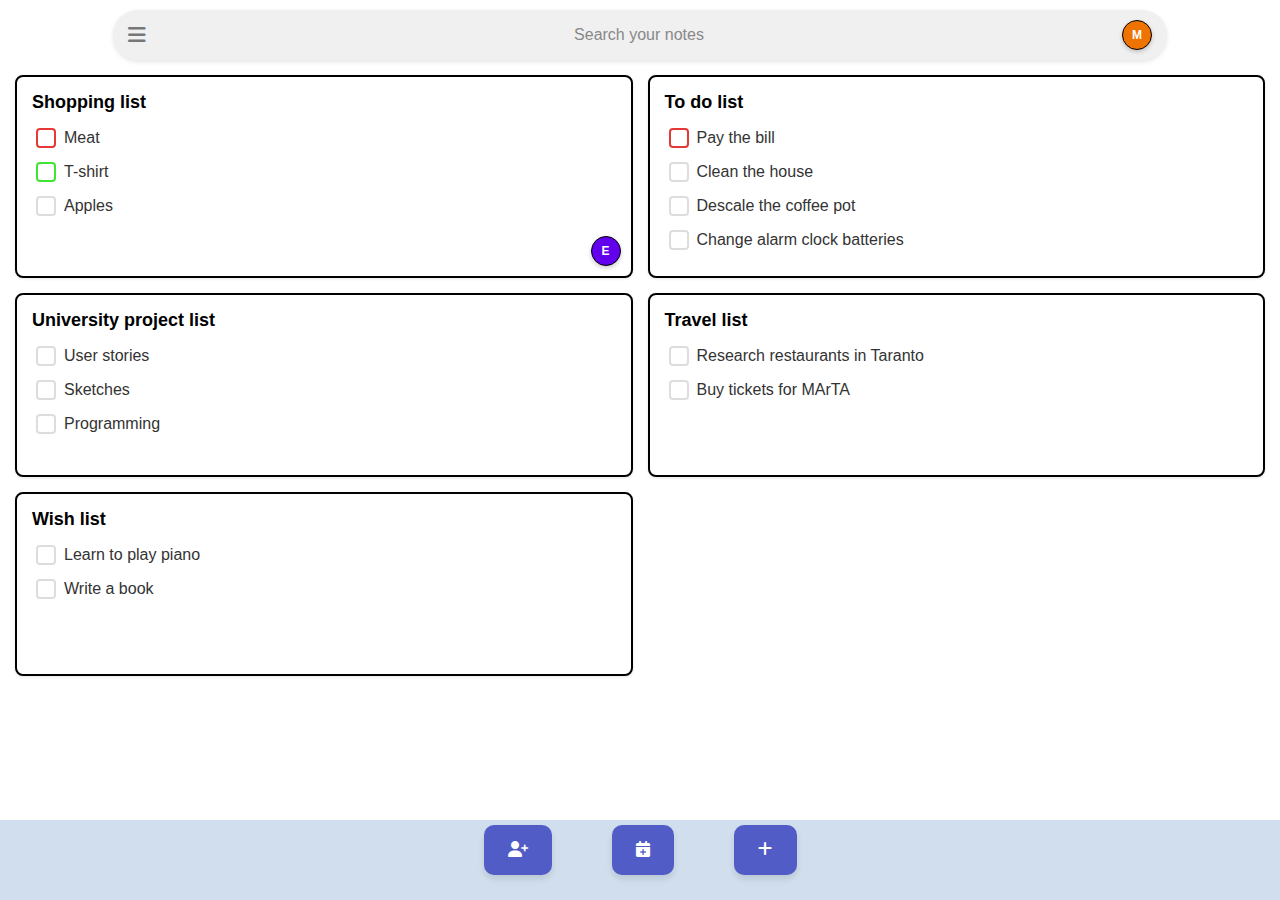
<file: index.html>
<!DOCTYPE html>
<html>

<head>
	<link rel="icon" href="./images/icon-512.png" type="image/png">
	<link rel="manifest" href="./manifest.json">
	<link rel="stylesheet" href="./stylesheets/index.css">
	<link rel="stylesheet" href="./stylesheets/buttons.css">
	<link rel="stylesheet" href="https://cdnjs.cloudflare.com/ajax/libs/font-awesome/6.5.0/css/all.min.css">
	<script src="./scripts/index.js"></script>
	<title>CoToDo</title>
	<meta name="mobile-web-app-capable" content="yes">
	<meta name="apple-mobile-web-app-capable" content="yes">
	<meta name="apple-mobile-web-app-status-bar-style" content="black-translucent">
	<meta name="theme-color" content="#000000">
	<meta name="viewport" content="width=device-width, initial-scale=1.0, maximum-scale=1.0, user-scalable=0" />
</head>

<body>
	<div class="wrapper">
		<div class="searchbar">
			<i class="fa-solid fa-bars"></i>
			<span class="search-text">Search your notes</span>
			<div class="account" onclick="window.location.href='profile.html'">
				<div class="account-avatar">M</div>
			</div>
		</div>
	</div>

	<div class="main-content">
		<div class="notes-container">
			<div class="note-card" onclick="window.location.href='list.html'">
				<h2>Shopping list</h2>
				<div class="task-item">
					<input type="checkbox" id="task1">
					<label for="task1">Meat</label>
				</div>
				<div class="task-item">
					<input type="checkbox" id="task2">
					<label for="task2">T-shirt</label>
				</div>
				<div class="task-item">
					<input type="checkbox" id="task3">
					<label for="task3">Apples</label>
				</div>
				<div class="collaborator">
					<div class="collaborator-avatar">E</div>
				</div>
			</div>
			
			<div class="note-card">
				<h2>To do list</h2>
				<div class="task-item">
					<input type="checkbox" id="task4">
					<label for="task4">Pay the bill</label>
				</div>
				<div class="task-item">
					<input type="checkbox" id="task5">
					<label for="task5">Clean the house</label>
				</div>
				<div class="task-item">
					<input type="checkbox" id="task6">
					<label for="task6">Descale the coffee pot</label>
				</div>
				<div class="task-item">
					<input type="checkbox" id="task7">
					<label for="task7">Change alarm clock batteries</label>
				</div>
			</div>

			<div class="note-card">
				<h2>University project list</h2>
				<div class="task-item">
					<input type="checkbox" id="task8">
					<label for="task8">User stories</label>
				</div>
				<div class="task-item">
					<input type="checkbox" id="task9">
					<label for="task9">Sketches</label>
				</div>
				<div class="task-item">
					<input type="checkbox" id="task10">
					<label for="task10">Programming</label>
				</div>
			</div>

			<div class="note-card">
				<h2>Travel list</h2>
				<div class="task-item">
					<input type="checkbox" id="task11">
					<label for="task11">Research restaurants in Taranto</label>
				</div>
				<div class="task-item">
					<input type="checkbox" id="task12">
					<label for="task12">Buy tickets for MArTA</label>
				</div>
			</div>

			<div class="note-card">
				<h2>Wish list</h2>
				<div class="task-item">
					<input type="checkbox" id="task13">
					<label for="task13">Learn to play piano</label>
				</div>
				<div class="task-item">
					<input type="checkbox" id="task14">
					<label for="task14">Write a book</label>
				</div>
			</div>
		</div>
	</div>

	<footer class="footer">
		<button id="add-user-button" onclick="window.location.href='friends.html'"><i class="fas fa-user-plus"></i></button>
		<button id="calendar-button" onclick="window.location.href='calendar.html'"><i class="fas fa-calendar-plus"></i></button>
		<button id="plus-button"><i class="fas fa-plus"></i></button>
	</footer>
</body>

</html>
</file>
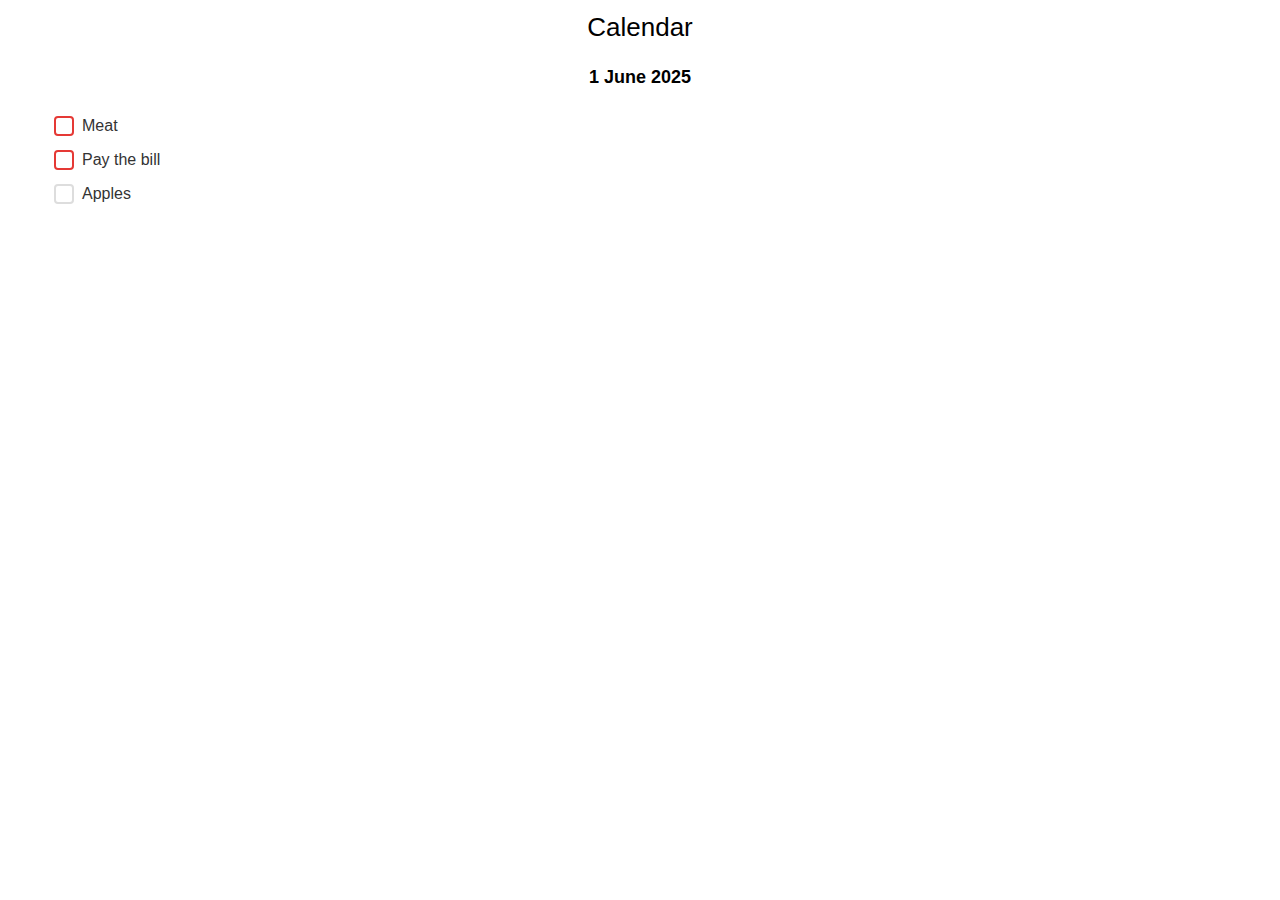
<file: calendar.html>
<!DOCTYPE html>
<html>

<head>
	<link rel="icon" href="./images/icon-512.png" type="image/png">
	<link rel="manifest" href="./manifest.json">
	<link rel="stylesheet" href="./stylesheets/calendar.css">
	<link rel="stylesheet" href="./stylesheets/buttons.css">
	<link rel="stylesheet" href="https://cdnjs.cloudflare.com/ajax/libs/font-awesome/6.5.0/css/all.min.css">
	<script src="./scripts/index.js"></script>
	<title>CoToDo</title>
	<meta name="mobile-web-app-capable" content="yes">
	<meta name="apple-mobile-web-app-capable" content="yes">
	<meta name="apple-mobile-web-app-status-bar-style" content="black-translucent">
	<meta name="theme-color" content="#000000">
	<meta name="viewport" content="width=device-width, initial-scale=1.0, maximum-scale=1.0, user-scalable=0" />
</head>

<body>
    <div class="wrapper">
		<div class="backto-index" onclick="window.location.href='index.html'"><i class="fa-solid fa-arrow-left"></i></div>
		<span class="calendar-text">Calendar</span>
    </div>

    <div class="main-content">
        <div class="calendar-container">
            <div class="calendar-header">
                <i class="fa-solid fa-angle-left"></i>
                <span class="month">1 June 2025</span>
                <i class="fa-solid fa-angle-right"></i>
            </div>
            <div class="todo-list">
                <div class="task-item">
					<input type="checkbox" id="task1">
					<label for="task1">Meat</label>
				</div>
				<div class="task-item">
					<input type="checkbox" id="task2">
					<label for="task2">Pay the bill</label>
				</div>
				<div class="task-item">
					<input type="checkbox" id="task3">
					<label for="task3">Apples</label>
				</div>
            </div>
        </div>
    </div>
</body>

</html>
</file>
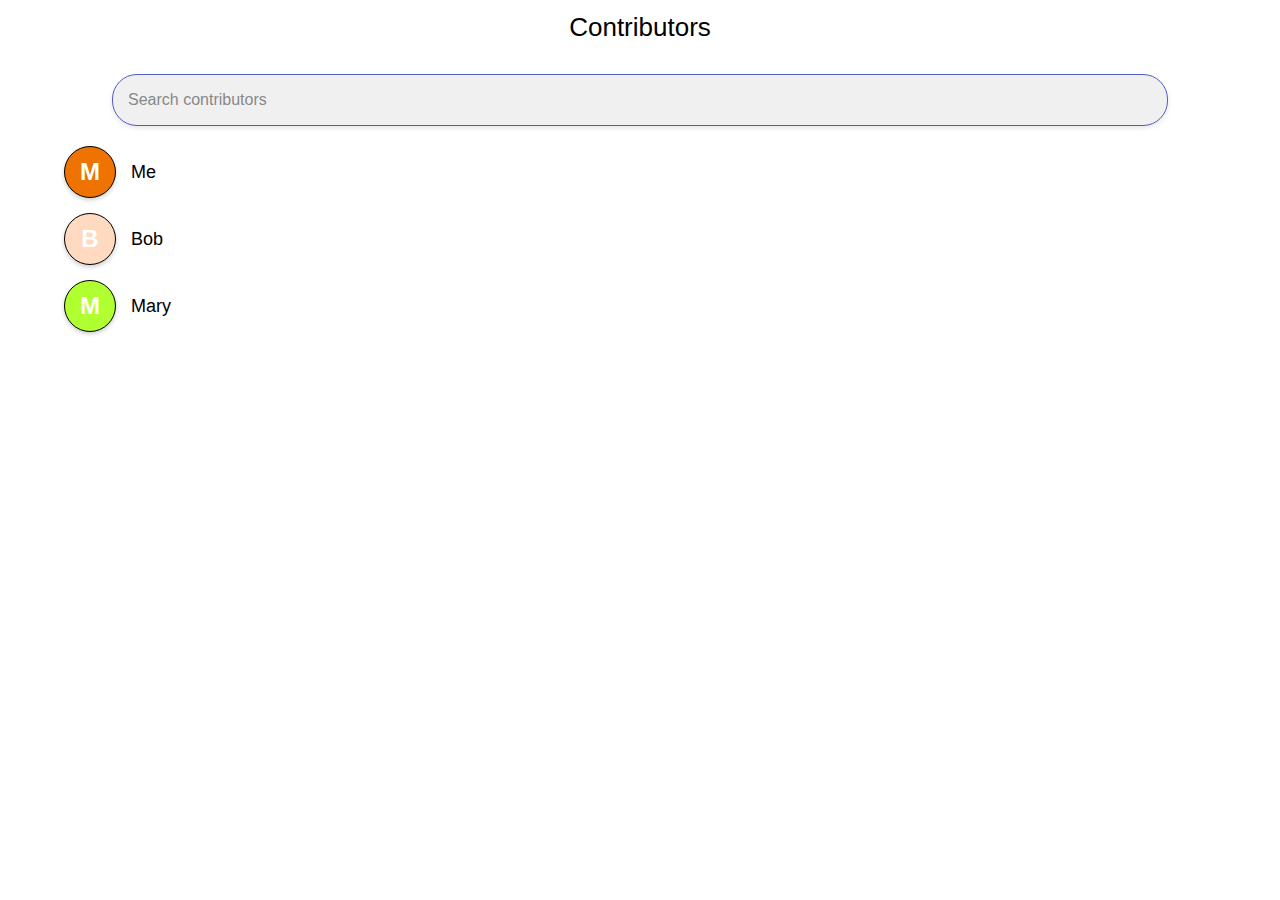
<file: contributors.html>
<!DOCTYPE html>
<html>

<head>
	<link rel="icon" href="./images/icon-512.png" type="image/png">
	<link rel="manifest" href="./manifest.json">
	<link rel="stylesheet" href="./stylesheets/contributors.css">
	<link rel="stylesheet" href="./stylesheets/buttons.css">
	<link rel="stylesheet" href="https://cdnjs.cloudflare.com/ajax/libs/font-awesome/6.5.0/css/all.min.css">
	<script src="./scripts/index.js"></script>
	<title>CoToDo</title>
	<meta name="mobile-web-app-capable" content="yes">
	<meta name="apple-mobile-web-app-capable" content="yes">
	<meta name="apple-mobile-web-app-status-bar-style" content="black-translucent">
	<meta name="theme-color" content="#000000">
	<meta name="viewport" content="width=device-width, initial-scale=1.0, maximum-scale=1.0, user-scalable=0" />
</head>

<body>
    <div class="wrapper">
		<div class="backto-index" onclick="window.location.href='list.html'"><i class="fa-solid fa-arrow-left"></i></div>
		<span class="friends-text">Contributors</span>
    </div>

    <div class="main-content">
        <div class="searchbar">
			<span class="search-friends-text">Search contributors</span>
			<div class="search-button"><i class="fa-solid fa-magnifying-glass"></i></div>
		</div>
        <div class="friend-list">
            <div class="friend-item">
                <div class="friend-avatar" style="background-color: #ee7300;">M</div>
                <div class="friend-name">Me</div>
            </div>
            <div class="friend-item">
                <div class="friend-avatar" style="background-color: #FFDAC1;">B</div>
                <div class="friend-name">Bob</div>
            </div>
            <div class="friend-item">
                <div class="friend-avatar" style="background-color: #b0ff30;">M</div>
                <div class="friend-name">Mary</div>
            </div>
        </div>
    </div>
</body>

</html>
</file>
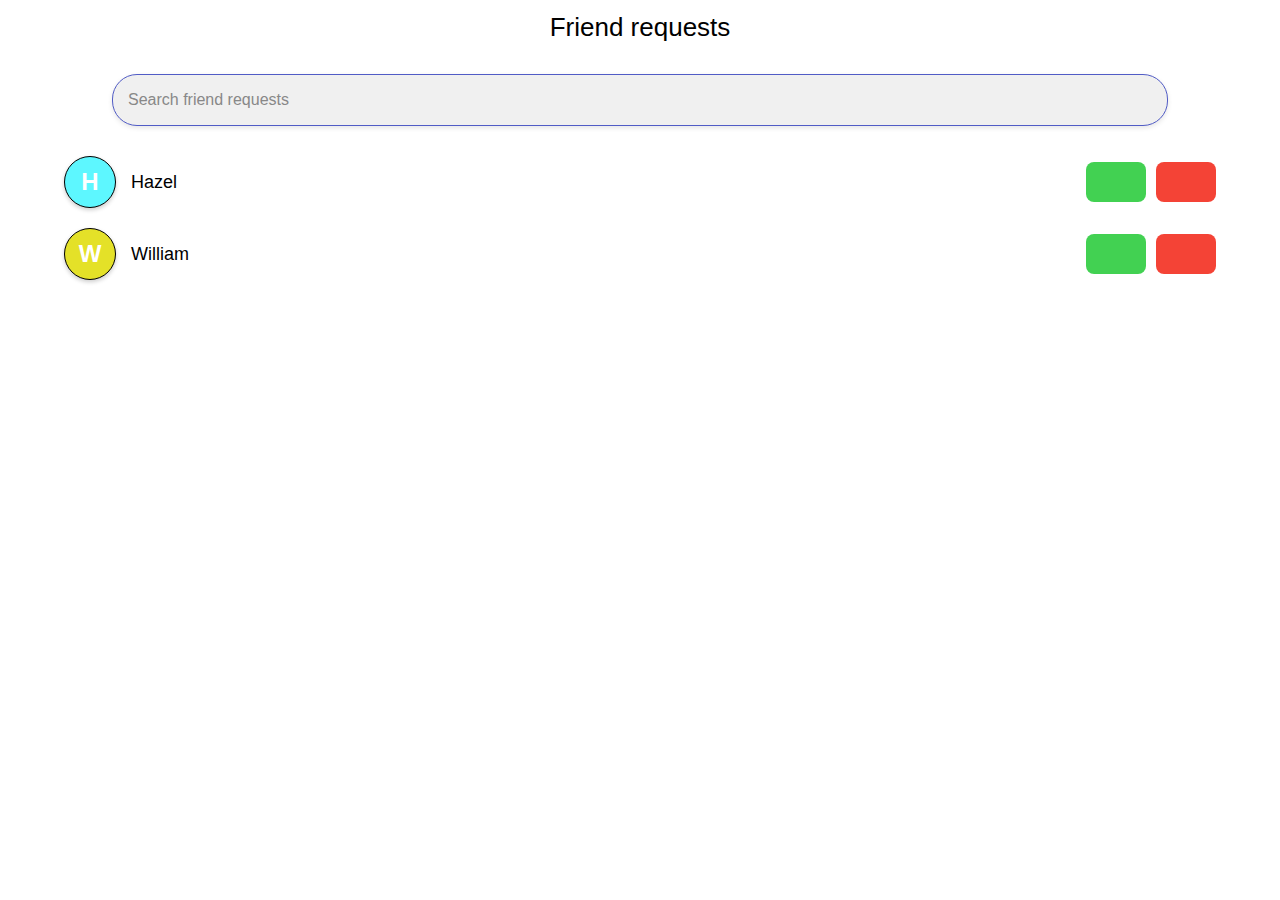
<file: friend_requests.html>
<!DOCTYPE html>
<html>

<head>
	<link rel="icon" href="./images/icon-512.png" type="image/png">
	<link rel="manifest" href="./manifest.json">
	<link rel="stylesheet" href="./stylesheets/friend_requests.css">
	<link rel="stylesheet" href="./stylesheets/buttons.css">
	<link rel="stylesheet" href="https://cdnjs.cloudflare.com/ajax/libs/font-awesome/6.5.0/css/all.min.css">
	<script src="./scripts/index.js"></script>
	<title>CoToDo</title>
	<meta name="mobile-web-app-capable" content="yes">
	<meta name="apple-mobile-web-app-capable" content="yes">
	<meta name="apple-mobile-web-app-status-bar-style" content="black-translucent">
	<meta name="theme-color" content="#000000">
	<meta name="viewport" content="width=device-width, initial-scale=1.0, maximum-scale=1.0, user-scalable=0" />
</head>

<body>
    <div class="wrapper">
		<div class="backto-index" onclick="window.location.href='friends.html'"><i class="fa-solid fa-arrow-left"></i></div>
		<span class="friends-text">Friend requests</span>
    </div>

    <div class="main-content">
        <div class="searchbar">
			<span class="search-friends-text">Search friend requests</span>
			<div class="search-button"><i class="fa-solid fa-magnifying-glass"></i></div>
		</div>
        <div class="friend-list">
            <div class="friend-item">
                <div class="friend-avatar" style="background-color: #5df7ff;">H</div>
                <div class="friend-name">Hazel</div>
                <div class="friend-actions">
                    <button class="accept-btn"><i class="fa-solid fa-user-check"></i></button>
                    <button class="reject-btn"><i class="fa-solid fa-user-xmark"></i></button>
                </div>
            </div>
            <div class="friend-item">
                <div class="friend-avatar" style="background-color: #e4e128;">W</div>
                <div class="friend-name">William</div>
                <div class="friend-actions">
                    <button class="accept-btn"><i class="fa-solid fa-user-check"></i></button>
                    <button class="reject-btn"><i class="fa-solid fa-user-xmark"></i></button>
                </div>
            </div>
        </div>
    </div>
</body>

</html>
</file>
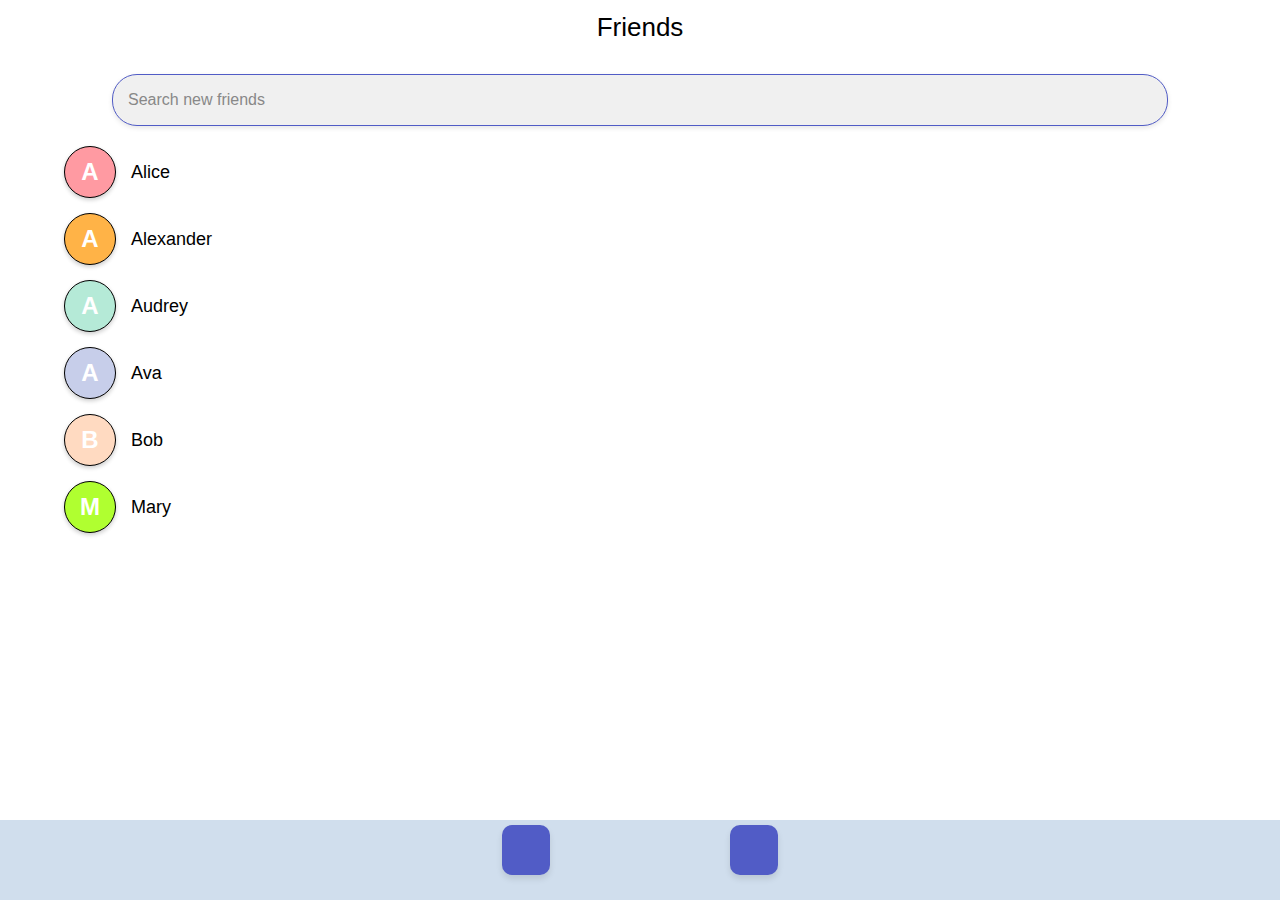
<file: friends.html>
<!DOCTYPE html>
<html>

<head>
	<link rel="icon" href="./images/icon-512.png" type="image/png">
	<link rel="manifest" href="./manifest.json">
	<link rel="stylesheet" href="./stylesheets/friends.css">
	<link rel="stylesheet" href="./stylesheets/buttons.css">
	<link rel="stylesheet" href="https://cdnjs.cloudflare.com/ajax/libs/font-awesome/6.5.0/css/all.min.css">
	<script src="./scripts/index.js"></script>
	<title>CoToDo</title>
	<meta name="mobile-web-app-capable" content="yes">
	<meta name="apple-mobile-web-app-capable" content="yes">
	<meta name="apple-mobile-web-app-status-bar-style" content="black-translucent">
	<meta name="theme-color" content="#000000">
	<meta name="viewport" content="width=device-width, initial-scale=1.0, maximum-scale=1.0, user-scalable=0" />
</head>

<body>
    <div class="wrapper">
		<div class="backto-index" onclick="window.location.href='index.html'"><i class="fa-solid fa-arrow-left"></i></div>
		<span class="friends-text">Friends</span>
    </div>

    <div class="main-content">
        <div class="searchbar">
			<span class="search-friends-text">Search new friends</span>
			<div class="search-button"><i class="fa-solid fa-magnifying-glass"></i></div>
		</div>
        <div class="friend-list">
            <div class="friend-item">
                <div class="friend-avatar" style="background-color: #FF9AA2;">A</div>
                <div class="friend-name">Alice</div>
            </div>
            <div class="friend-item">
                <div class="friend-avatar" style="background-color: #FFB347;">A</div>
                <div class="friend-name">Alexander</div>
            </div>
            <div class="friend-item">
                <div class="friend-avatar" style="background-color: #B5EAD7;">A</div>
                <div class="friend-name">Audrey</div>
            </div>
            <div class="friend-item">
                <div class="friend-avatar" style="background-color: #C7CEEA;">A</div>
                <div class="friend-name">Ava</div>
            </div>
            <div class="friend-item">
                <div class="friend-avatar" style="background-color: #FFDAC1;">B</div>
                <div class="friend-name">Bob</div>
            </div>
            <div class="friend-item">
                <div class="friend-avatar" style="background-color: #b0ff30;">M</div>
                <div class="friend-name">Mary</div>
            </div>
        </div>
    </div>

    <footer class="footer">
		<button id="clock-button" onclick="window.location.href='pending_requests.html'"><i class="fa-solid fa-clock"></i></button>
		<button id="inbox-button" onclick="window.location.href='friend_requests.html'"><i class="fa-solid fa-inbox"></i></button>
	</footer>
</body>

</html>
</file>
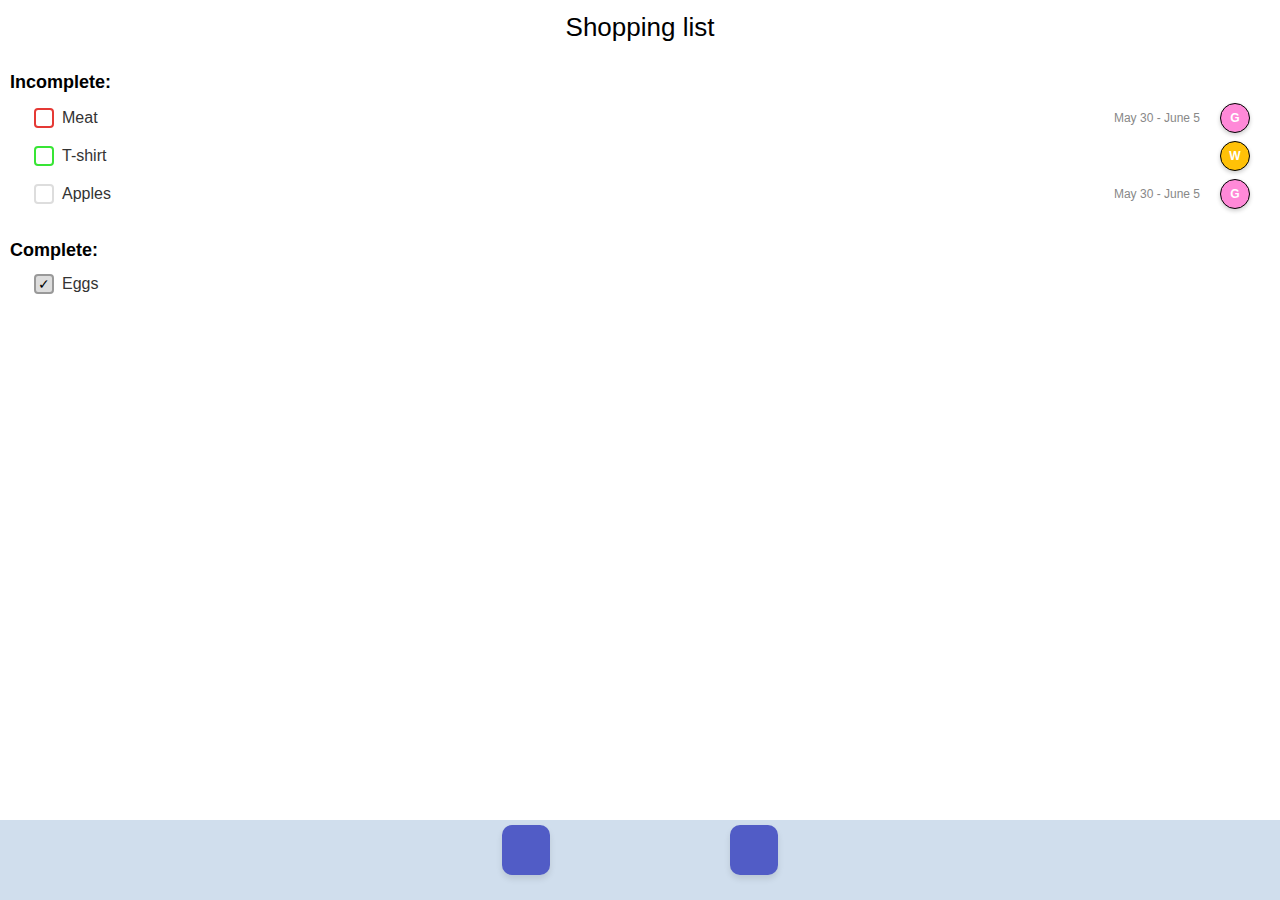
<file: list.html>
<!DOCTYPE html>
<html>

<head>
	<link rel="icon" href="./images/icon-512.png" type="image/png">
	<link rel="manifest" href="./manifest.json">
	<link rel="stylesheet" href="./stylesheets/list.css">
	<link rel="stylesheet" href="./stylesheets/buttons.css">
	<link rel="stylesheet" href="https://cdnjs.cloudflare.com/ajax/libs/font-awesome/6.5.0/css/all.min.css">
	<script src="./scripts/index.js"></script>
	<title>CoToDo</title>
	<meta name="mobile-web-app-capable" content="yes">
	<meta name="apple-mobile-web-app-capable" content="yes">
	<meta name="apple-mobile-web-app-status-bar-style" content="black-translucent">
	<meta name="theme-color" content="#000000">
	<meta name="viewport" content="width=device-width, initial-scale=1.0, maximum-scale=1.0, user-scalable=0" />
</head>

<body>
    <div class="wrapper">
		<div class="backto-index" onclick="window.location.href='index.html'"><i class="fa-solid fa-arrow-left"></i></div>
		<span class="list-text">Shopping list</span>
    </div>

    <div class="main-content">
        <div class="incomplete-container">
            <h3>Incomplete:</h3>
            <div class="todo-list">
                <div class="task-item">
					<input type="checkbox" id="task1">
					<label for="task1">Meat</label>
                    <span class="task-date">May 30 - June 5</span>
                    <div class="task-avatar" style="background-color: #ff89d8;">G</div>
				</div>
				<div class="task-item">
					<input type="checkbox" id="task2">
					<label for="task2">T-shirt</label>
                    <span class="task-date"></span>
                    <div class="task-avatar" style="background-color: #FFC107;">W</div>
				</div>
				<div class="task-item">
					<input type="checkbox" id="task3">
					<label for="task3">Apples</label>
                    <span class="task-date">May 30 - June 5</span>
                    <div class="task-avatar" style="background-color: #ff89d8;">G</div>
				</div>
            </div>
        </div>
        <div class="complete-container">
            <h3>Complete:</h3>
            <div class="todo-list">
                <div class="task-item">
                        <input type="checkbox" id="task4" checked>
                        <label for="task4">Eggs</label>
                </div>
            </div>
        </div>
    </div>

    <footer class="footer">
		<button id="contributors-button" onclick="window.location.href='contributors.html'"><i class="fa-solid fa-users"></i></button>
		<button id="plus-button"><i class="fa-solid fa-plus"></i></button>
	</footer>
</body>

</html>
</file>
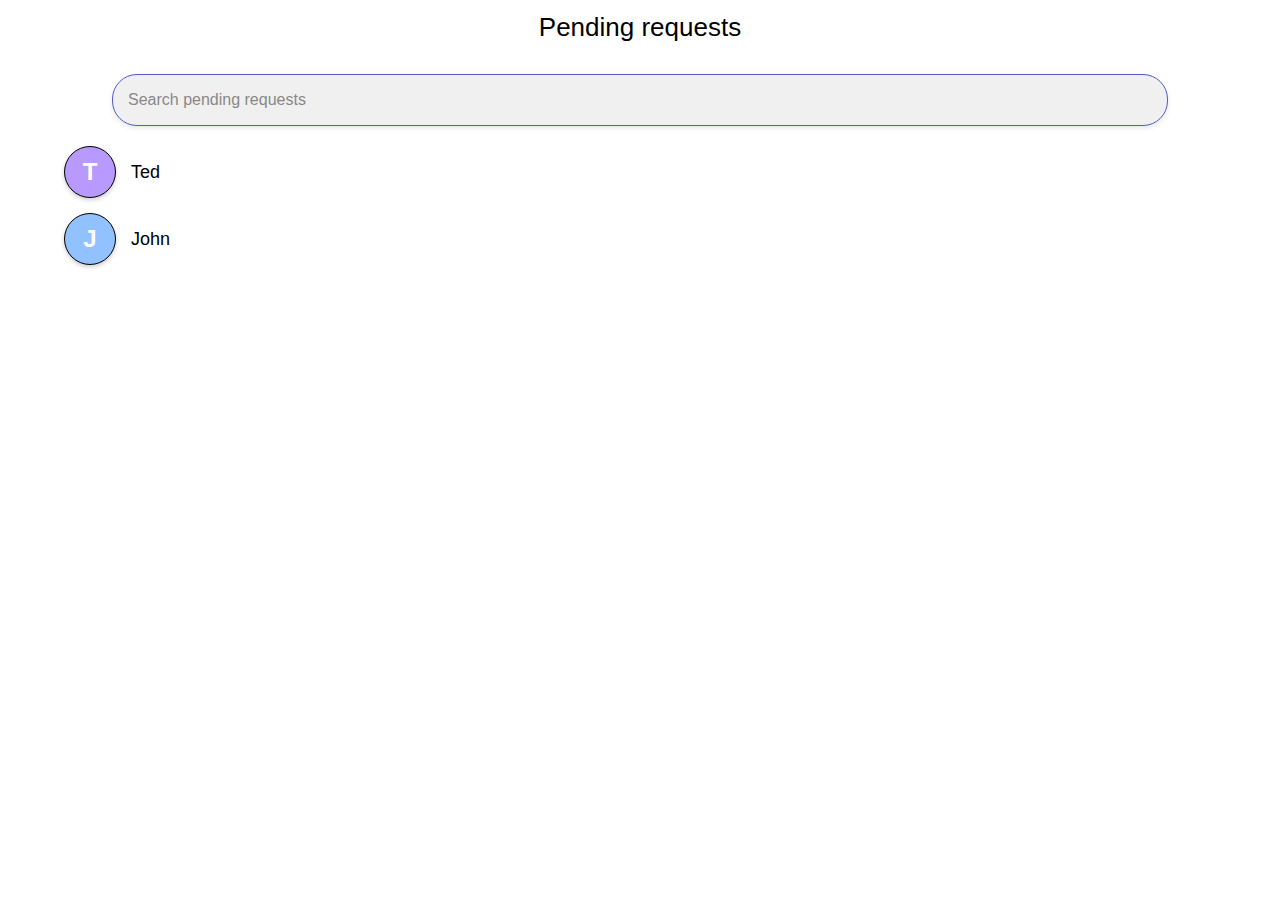
<file: pending_requests.html>
<!DOCTYPE html>
<html>

<head>
	<link rel="icon" href="./images/icon-512.png" type="image/png">
	<link rel="manifest" href="./manifest.json">
	<link rel="stylesheet" href="./stylesheets/pending_requests.css">
	<link rel="stylesheet" href="./stylesheets/buttons.css">
	<link rel="stylesheet" href="https://cdnjs.cloudflare.com/ajax/libs/font-awesome/6.5.0/css/all.min.css">
	<script src="./scripts/index.js"></script>
	<title>CoToDo</title>
	<meta name="mobile-web-app-capable" content="yes">
	<meta name="apple-mobile-web-app-capable" content="yes">
	<meta name="apple-mobile-web-app-status-bar-style" content="black-translucent">
	<meta name="theme-color" content="#000000">
	<meta name="viewport" content="width=device-width, initial-scale=1.0, maximum-scale=1.0, user-scalable=0" />
</head>

<body>
    <div class="wrapper">
		<div class="backto-index" onclick="window.location.href='friends.html'"><i class="fa-solid fa-arrow-left"></i></div>
		<span class="friends-text">Pending requests</span>
    </div>

    <div class="main-content">
        <div class="searchbar">
			<span class="search-friends-text">Search pending requests</span>
			<div class="search-button"><i class="fa-solid fa-magnifying-glass"></i></div>
		</div>
        <div class="friend-list">
            <div class="friend-item">
                <div class="friend-avatar" style="background-color: #b89aff;">T</div>
                <div class="friend-name">Ted</div>
            </div>
            <div class="friend-item">
                <div class="friend-avatar" style="background-color: #92c1ff;">J</div>
                <div class="friend-name">John</div>
            </div>
        </div>
    </div>
</body>

</html>
</file>
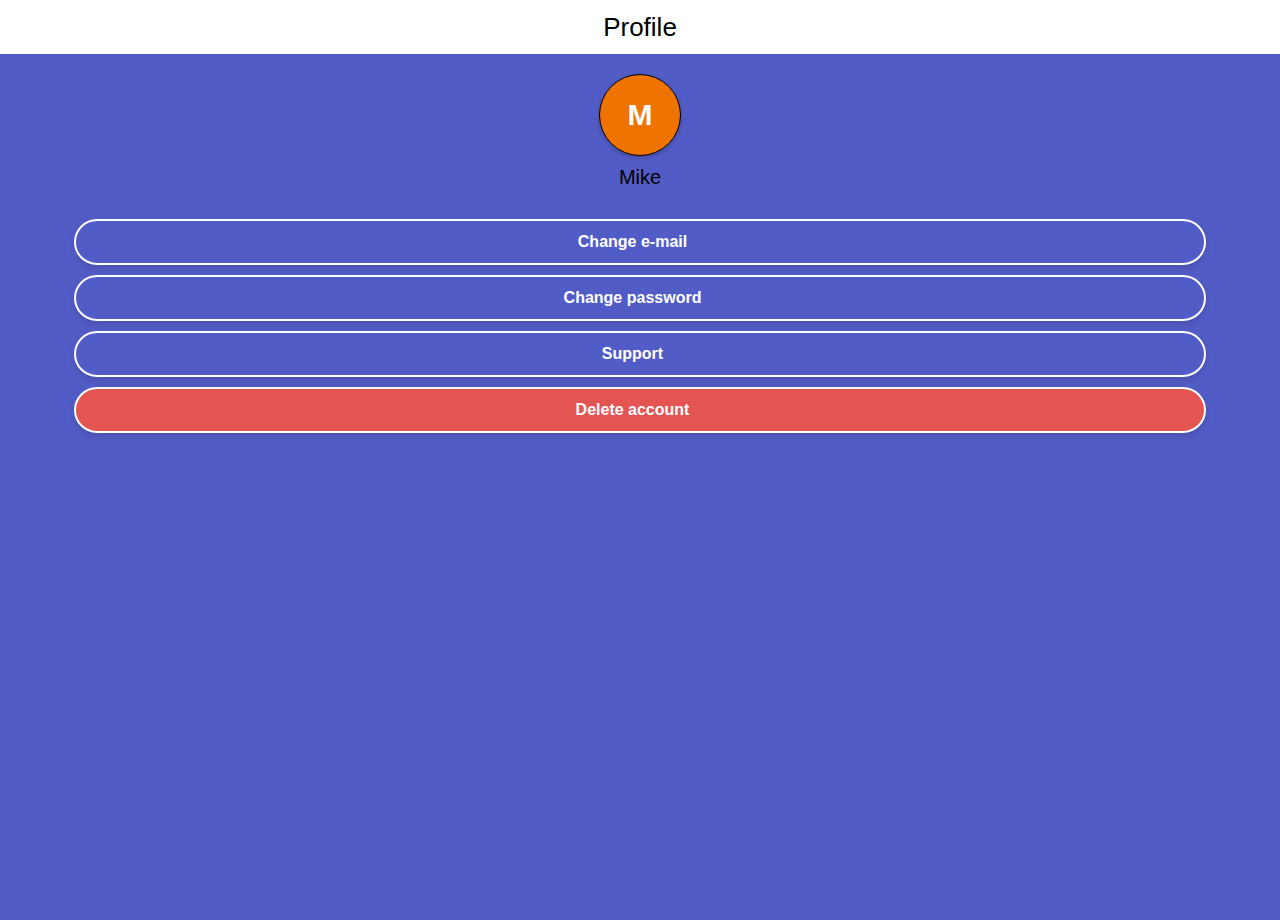
<file: profile.html>
<!DOCTYPE html>
<html>

<head>
    <link rel="icon" href="./images/icon-512.png" type="image/png">
    <link rel="manifest" href="./manifest.json">
    <link rel="stylesheet" href="./stylesheets/profile.css">
    <link rel="stylesheet" href="./stylesheets/buttons.css">
    <link rel="stylesheet" href="https://cdnjs.cloudflare.com/ajax/libs/font-awesome/6.5.0/css/all.min.css">
    <script src="./scripts/index.js"></script>
    <title>CoToDo</title>
    <meta name="mobile-web-app-capable" content="yes">
    <meta name="apple-mobile-web-app-capable" content="yes">
    <meta name="apple-mobile-web-app-status-bar-style" content="black-translucent">
    <meta name="theme-color" content="#000000">
    <meta name="viewport" content="width=device-width, initial-scale=1.0, maximum-scale=1.0, user-scalable=0" />
</head>

<body>
    <div class="wrapper">
        <div class="backto-index" onclick="window.location.href='index.html'"><i class="fa-solid fa-arrow-left"></i>
        </div>
        <span class="profile-text">Profile</span>
        <div class="logout"><i class="fa-solid fa-right-from-bracket"></i></div>
    </div>

    <div class="main-content">
        <div class="profile-section">
            <div class="account-avatar">M</div>
            <div class="profile-name">Mike</div>

            <div class="options">
                <button id="modify-mail-button">
                    <i class="fa-solid fa-pen-to-square"></i>
                    <span class="option-text">Change e-mail</span>
                </button>

                <button id="modify-password-button">
                    <i class="fa-solid fa-pen"></i>
                    <span class="option-text">Change password</span>
                </button>

                <button id="support-button">
                    <i class="fa-solid fa-headphones"></i>
                    <span class="option-text">Support</span>
                </button>

                <button id="delete-button">
                    <i class="fa-solid fa-trash"></i>
                    <span class="option-text">Delete account</span>
                </button>
            </div>
        </div>
    </div>
</body>

</html>
</file>
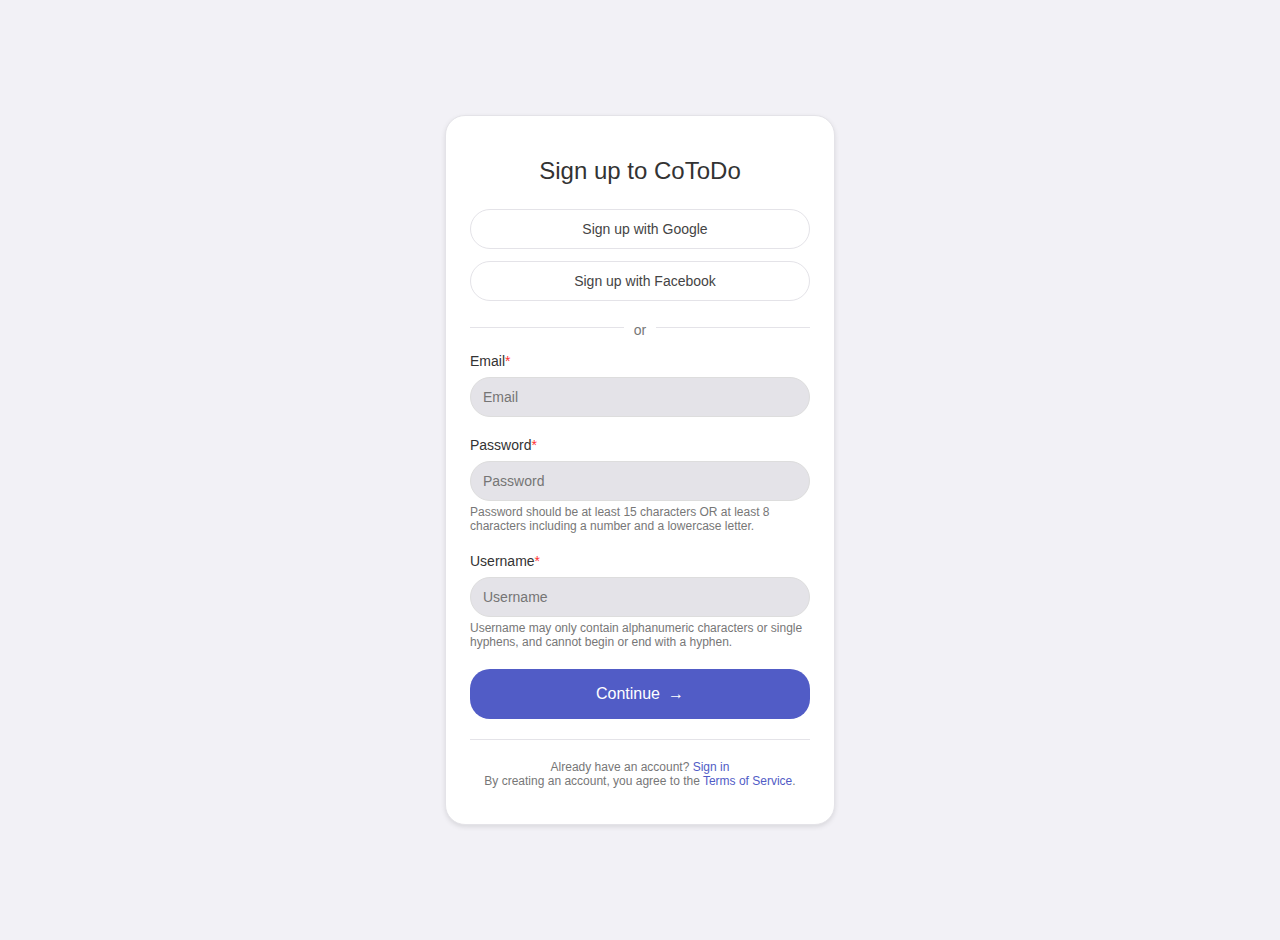
<file: signup.html>
<!DOCTYPE html>
<html lang="en">

<head>
	<link rel="icon" href="./images/icon-512.png" type="image/png">
	<link rel="manifest" href="./manifest.json">
	<link rel="stylesheet" href="./stylesheets/signup.css">
	<link rel="stylesheet" href="https://cdnjs.cloudflare.com/ajax/libs/font-awesome/6.5.0/css/all.min.css">
	<script src="./scripts/signup.js"></script>
	<script src="./scripts/auth.js"></script>
	<title>CoToDo</title>
	<meta name="mobile-web-app-capable" content="yes">
	<meta name="apple-mobile-web-app-capable" content="yes">
	<meta name="apple-mobile-web-app-status-bar-style" content="black-translucent">
	<meta name="theme-color" content="#000000">
	<meta name="viewport" content="width=device-width, initial-scale=1.0, maximum-scale=1.0, user-scalable=0" />
</head>

<body>
	<div class="signup-container">
		<div class="signup-form">
			<h1 class="form-title">Sign up to CoToDo</h1>

            <div class="social-signup-buttons">
                <button type="button" class="social-button google-button" id="google-signup">
                    <i class="fab fa-google"></i>
                    <span>Sign up with Google</span>
                </button>
                <button type="button" class="social-button facebook-button" id="facebook-signup">
                    <i class="fab fa-facebook-f"></i>
                    <span>Sign up with Facebook</span>
                </button>
            </div>
            
            <div class="social-signup-divider">
                <span>or</span>
            </div>

			<form>
				<div class="form-group">
					<label for="email">Email<span class="required">*</span></label>
					<input type="email" id="email" name="email" placeholder="Email" class="form-control" required>
				</div>

				<div class="form-group">
					<label for="password">Password<span class="required">*</span></label>
					<input type="password" id="password" name="password" placeholder="Password" class="form-control"
						required>
					<i class="fa-solid fa-eye toggle-password" data-target="password"></i>
					<p class="form-hint">Password should be at least 15 characters OR at least 8 characters including a
						number and a lowercase letter.</p>
				</div>

				<div class="form-group">
					<label for="username">Username<span class="required">*</span></label>
					<input type="text" id="username" name="username" placeholder="Username" class="form-control"
						required>
					<p class="form-hint">Username may only contain alphanumeric characters or single hyphens, and cannot
						begin or end with a hyphen.</p>
				</div>

				<button type="submit" class="btn-continue">
					Continue <span class="arrow">→</span>
				</button>
			</form>

			<p class="terms-text">
				Already have an account?
				<a href="./login.html" class="login-link">Sign in</a><br>
				By creating an account, you agree to the <a href="#">Terms of Service</a>.
			</p>
		</div>
	</div>
</body>

</html>
</file>
<file: stylesheets/index.css>
html, body {
    font-family: Arial, sans-serif;
    height: 100%;
    margin: 0;
    padding: 0;
    display: flex;
    flex-direction: column;
}

.wrapper {
    display: flex;
    justify-content: center;
    align-items: flex-start;
    padding-top: 10px; 
}
  
.searchbar {
    width: 80%;
    height: 50px;
    background-color: #f0f0f0;
    border-radius: 25px;
    display: flex;
    align-items: center;
    justify-content: center;
    padding: 0 15px;
    box-shadow: 0 2px 5px rgba(0,0,0,0.1);
    font-family: Arial, sans-serif;
}
  
.searchbar i {
    font-size: 20px;
    margin-right: 10px;
    color: #777;
}
  
.searchbar span {
    flex-grow: 1;
    text-align: center;
    color: #888;
    font-size: 16px;
}

.account {
    position: right;
}

/* Purple circle for the collaborator avatar */
.account-avatar {
    width: 28px;
    height: 28px;
    border-radius: 50%;
    background-color: #ee7300; /* Purple color */
    color: white;
    font-size: 12px;
    font-weight: bold;
    display: flex;
    align-items: center;
    justify-content: center;
    border: 1px solid #000000;
    box-shadow: 0 2px 4px rgba(0,0,0,0.2);
}

/* Main content area */
.main-content {
    flex: 1;
    padding: 15px;
    overflow-y: auto;
}

.notes-container {
    display: grid;
    grid-template-columns: 1fr 1fr;
    gap: 15px;
    margin-bottom: 70px; 

}

/* Note cards */
.note-card {
    background-color: white;
    border-radius: 8px;
    padding: 15px;
    box-shadow: 0 1px 3px rgba(0,0,0,0.1);
    border: 2px solid #000000;
    min-height: 150px;
    display: flex;
    flex-direction: column;
    position: relative;
}

.note-card h2 {
    margin-top: 0;
    margin-bottom: 12px;
    font-size: 18px;
    font-weight: bold;
}

.collaborator {
    position: absolute;
    bottom: 10px;
    right: 10px;
}

/* Purple circle for the collaborator avatar */
.collaborator-avatar {
    width: 28px;
    height: 28px;
    border-radius: 50%;
    background-color: #6200ee; /* Purple color */
    color: white;
    font-size: 12px;
    font-weight: bold;
    display: flex;
    align-items: center;
    justify-content: center;
    border: 1px solid #000000;
    box-shadow: 0 2px 4px rgba(0,0,0,0.2);
}

.task-item {
    display: flex;
    align-items: center;
    margin-bottom: 8px;
}

.task-item input[type="checkbox"] {
    margin-right: 8px;
    width: 18px;
    height: 18px;
}

.task-item label {
    font-size: 16px;
    color: #333;
}

.action-buttons {
    position: fixed;
    bottom: 0;
    left: 0;
    right: 0;
    display: flex;
    justify-content: space-around;
    padding: 10px 0;
    background-color: rgb(255, 255, 255);
    box-shadow: 0 -2px 5px rgba(0,0,0,0.1);
}

.action-buttons {
    width: 50px;
    height: 50px;
    border-radius: 8px;
    border: none;
    background-color: #0030ee; 
    color: white;
    font-size: 20px;
    display: flex;
    align-items: center;
    justify-content: center;
    cursor: pointer;
    margin-right: 10px; 
  }
  
.button-container {
    display: flex;
}

input[type="checkbox"] {
    appearance: none;
    -webkit-appearance: none;
    min-width: 20px;
    min-height: 20px;
    border: 2px solid #ddd;
    border-radius: 4px;
    outline: none;
    cursor: pointer;
    position: relative;
}

#task1, #task4 {
    border-color: #e53935; 
}

#task2 {
    border-color: #3ee535; 
}

.footer {
    background-color: #d0deed;
    color: white;
    text-align: center;
    padding-top: 5px;
    font-size: 16px;
    font-family: Arial, sans-serif;
    flex-shrink: 0;
    height: 75px;
    display: flex;
    justify-content: center;
    gap: 60px;
}
</file>
<file: stylesheets/buttons.css>
.button, 
#add-user-button,
#calendar-button,
#plus-button,
#clock-button,
#inbox-button,
#contributors-button{
    background-color: #515CC6;
    border: none;
    border-radius: 10px;
    color: white !important;
    padding: 12px 24px;
    font-size: 16px;
    font-weight: bold;
    cursor: pointer;
    transition: all 0.3s ease;
    box-shadow: 0 4px 6px rgba(0, 0, 0, 0.1);
    display: inline-block;
    text-align: center;
    text-decoration: none;
    max-height: 50px;
}
</file>
<file: stylesheets/calendar.css>
html, body {
    font-family: Arial, sans-serif;
    height: 100%;
    margin: 0;
    padding: 0;
    display: flex;
    flex-direction: column;
}

.wrapper {
    display: flex;
    justify-content: space-between;
    align-items: center;
    padding-top: 10px;
    position: relative;
    padding-bottom: 10px;
}
  
.backto-index i {
    font-size: 30px;
    color: #000000;
    margin-left: 25px;
    cursor: pointer;
}
  
.calendar-text {
    position: absolute;
    left: 50%;
    transform: translateX(-50%);
    text-align: center;
    color: #000000;
    font-size: 26px;
}

.calendar-header {
    display: flex;
    justify-content: space-between;
    align-items: center;
    padding: 8px 15px;
    font-size: 18px;
    font-weight: bold;
    margin-top: 5px; 
    margin-bottom: 5px;
    padding-bottom: 5px;
}

.calendar-header i {
    cursor: pointer;
    font-size: 16px;
}

.todo-list {
    align-items: center;
    padding: 15px 50px;
}

.task-item {
    display: flex;
    align-items: center;
    margin-bottom: 8px;
}

.task-item input[type="checkbox"] {
    margin-right: 8px;
    width: 18px;
    height: 18px;
}

.task-item label {
    font-size: 16px;
    color: #333;
}

input[type="checkbox"] {
    appearance: none;
    -webkit-appearance: none;
    min-width: 20px;
    min-height: 20px;
    border: 2px solid #ddd;
    border-radius: 4px;
    outline: none;
    cursor: pointer;
    position: relative;
}

#task1, #task2 {
    border-color: #e53935; 
}
</file>
<file: stylesheets/contributors.css>
html, body {
    font-family: Arial, sans-serif;
    height: 100%;
    margin: 0;
    padding: 0;
    display: flex;
    flex-direction: column;
}

.wrapper {
    display: flex;
    justify-content: space-between;
    align-items: center;
    padding-top: 10px;
    position: relative;
    padding-bottom: 10px;
}
  
.backto-index i {
    font-size: 30px;
    color: #000000;
    margin-left: 25px;
    cursor: pointer;
}
  
.friends-text {
    position: absolute;
    left: 50%;
    transform: translateX(-50%);
    text-align: center;
    color: #000000;
    font-size: 26px;
}

.main-content {
    display: flex;
    flex-direction: column;
    align-items: center;
    padding-top: 20px;
    padding-bottom: 20px;
    width: 100%;
    flex: 1;
    overflow-y: auto;
}
  
.searchbar {
    width: 80%;
    height: 50px;
    background-color: #f0f0f0;
    border-radius: 25px;
    border: 1px solid #515CC6;
    display: flex;
    align-items: center;
    justify-content: center;
    padding: 0 15px;
    box-shadow: 0 2px 5px rgba(0,0,0,0.1);
    font-family: Arial, sans-serif;
    margin-top: 0; 
    margin-bottom: 20px;
}
  
.searchbar i {
    font-size: 20px;
    margin-right: 10px;
    color: #515CC6;
}
  
.searchbar span {
    flex-grow: 1;
    text-align: left;
    color: #888;
    font-size: 16px;
}

.account {
    position: right;
}

.friend-list {
    width: 90%;
    display: flex;
    flex-direction: column;
    gap: 15px;
}

.friend-item {
    display: flex;
    align-items: center;
    gap: 15px;
    width: 100%;
}

.friend-avatar {
    width: 50px;
    height: 50px;
    border-radius: 50%;
    color: white;
    font-size: 24px;
    font-weight: bold;
    display: flex;
    align-items: center;
    justify-content: center;
    border: 1px solid #000000;
    box-shadow: 0 2px 4px rgba(0,0,0,0.2);
}

.friend-name {
    font-size: 18px;
    font-weight: 500;
    color: #000;
}
</file>
<file: stylesheets/friend_requests.css>
html, body {
    font-family: Arial, sans-serif;
    height: 100%;
    margin: 0;
    padding: 0;
    display: flex;
    flex-direction: column;
}

.wrapper {
    display: flex;
    justify-content: space-between;
    align-items: center;
    padding-top: 10px;
    position: relative;
    padding-bottom: 10px;
}
  
.backto-index i {
    font-size: 30px;
    color: #000000;
    margin-left: 25px;
    cursor: pointer;
}
  
.friends-text {
    position: absolute;
    left: 50%;
    transform: translateX(-50%);
    text-align: center;
    color: #000000;
    font-size: 26px;
}

.main-content {
    display: flex;
    flex-direction: column;
    align-items: center;
    padding-top: 20px;
    padding-bottom: 20px;
    width: 100%;
    flex: 1;
    overflow-y: auto;
}
  
.searchbar {
    width: 80%;
    height: 50px;
    background-color: #f0f0f0;
    border-radius: 25px;
    border: 1px solid #515CC6;
    display: flex;
    align-items: center;
    justify-content: center;
    padding: 0 15px;
    box-shadow: 0 2px 5px rgba(0,0,0,0.1);
    font-family: Arial, sans-serif;
    margin-top: 0; 
    margin-bottom: 20px;
}
  
.searchbar i {
    font-size: 20px;
    margin-right: 10px;
    color: #515CC6;
}
  
.searchbar span {
    flex-grow: 1;
    text-align: left;
    color: #888;
    font-size: 16px;
}

.account {
    position: right;
}

.friend-list {
    width: 90%;
    display: flex;
    flex-direction: column;
}

.friend-item {
    display: flex;
    align-items: center;
    width: 100%;
    position: relative;
    padding: 10px 0;
}

.friend-avatar {
    width: 50px;
    height: 50px;
    border-radius: 50%;
    color: white;
    font-size: 24px;
    font-weight: bold;
    display: flex;
    align-items: center;
    justify-content: center;
    border: 1px solid #000000;
    box-shadow: 0 2px 4px rgba(0,0,0,0.2);
    margin-right: 15px;
}

.friend-name {
    font-size: 18px;
    font-weight: 500;
    color: #000;
    flex-grow: 1;
}

.friend-actions {
    display: flex;
    gap: 10px;
}

.accept-btn, .reject-btn {
    width: 60px;
    height: 40px;
    border-radius: 8px;
    border: none;
    color: white;
    font-size: 16px;
    display: flex;
    align-items: center;
    justify-content: center;
    cursor: pointer;
    transition: all 0.2s ease;
}

.accept-btn {
    background-color: #42d152; 
}

.reject-btn {
    background-color: #f44336; 
}
</file>
<file: stylesheets/friends.css>
html, body {
    font-family: Arial, sans-serif;
    height: 100%;
    margin: 0;
    padding: 0;
    display: flex;
    flex-direction: column;
}

.wrapper {
    display: flex;
    justify-content: space-between;
    align-items: center;
    padding-top: 10px;
    position: relative;
    padding-bottom: 10px;
}
  
.backto-index i {
    font-size: 30px;
    color: #000000;
    margin-left: 25px;
    cursor: pointer;
}
  
.friends-text {
    position: absolute;
    left: 50%;
    transform: translateX(-50%);
    text-align: center;
    color: #000000;
    font-size: 26px;
}

.main-content {
    display: flex;
    flex-direction: column;
    align-items: center;
    padding-top: 20px;
    padding-bottom: 20px;
    width: 100%;
    flex: 1;
    overflow-y: auto;
}
  
.searchbar {
    width: 80%;
    height: 50px;
    background-color: #f0f0f0;
    border-radius: 25px;
    border: 1px solid #515CC6;
    display: flex;
    align-items: center;
    justify-content: center;
    padding: 0 15px;
    box-shadow: 0 2px 5px rgba(0,0,0,0.1);
    font-family: Arial, sans-serif;
    margin-top: 0; 
    margin-bottom: 20px;
}
  
.searchbar i {
    font-size: 20px;
    margin-right: 10px;
    color: #515CC6;
}
  
.searchbar span {
    flex-grow: 1;
    text-align: left;
    color: #888;
    font-size: 16px;
}

.account {
    position: right;
}

.friend-list {
    width: 90%;
    display: flex;
    flex-direction: column;
    gap: 15px;
}

.friend-item {
    display: flex;
    align-items: center;
    gap: 15px;
    width: 100%;
}

.friend-avatar {
    width: 50px;
    height: 50px;
    border-radius: 50%;
    color: white;
    font-size: 24px;
    font-weight: bold;
    display: flex;
    align-items: center;
    justify-content: center;
    border: 1px solid #000000;
    box-shadow: 0 2px 4px rgba(0,0,0,0.2);
}

.friend-name {
    font-size: 18px;
    font-weight: 500;
    color: #000;
}

.footer {
    background-color: #d0deed;
    color: white;
    text-align: center;
    padding-top: 5px;
    font-size: 16px;
    font-family: Arial, sans-serif;
    flex-shrink: 0;
    height: 75px;
    display: flex;
    justify-content: center;
    gap: 180px;
}
</file>
<file: stylesheets/list.css>
html, body {
    font-family: Arial, sans-serif;
    height: 100%;
    margin: 0;
    padding: 0;
    display: flex;
    flex-direction: column;
}

.wrapper {
    display: flex;
    justify-content: space-between;
    align-items: center;
    padding-top: 10px;
    position: relative;
    padding-bottom: 10px;
}
  
.backto-index i {
    font-size: 30px;
    color: #000000;
    margin-left: 25px;
    cursor: pointer;
}
  
.list-text {
    position: absolute;
    left: 50%;
    transform: translateX(-50%);
    text-align: center;
    color: #000000;
    font-size: 26px;
}

.main-content {
    display: flex;
    flex-direction: column;
    padding-bottom: 20px;
    width: 100%;
    flex: 1;
    overflow-y: auto;
}

.todo-list {
    align-items: center;
    padding: 5px 30px;
}

.task-item {
    display: flex;
    align-items: center;
    margin-bottom: 8px;
}

.task-item input[type="checkbox"] {
    margin-right: 8px;
    width: 18px;
    height: 18px;
}

.task-item label {
    font-size: 16px;
    color: #333;
}

.incomplete-container h3 {
    font-size: 18px;
    margin-left: 10px;
    margin-bottom: 5px;
}

.complete-container h3 {
    font-size: 18px;
    margin-left: 10px;
    margin-bottom: 5px;
}

input[type="checkbox"] {
    appearance: none;
    -webkit-appearance: none;
    min-width: 20px;
    min-height: 20px;
    border: 2px solid #ddd;
    border-radius: 4px;
    outline: none;
    cursor: pointer;
    position: relative;
}

input[type="checkbox"]:checked {
    background-color: #4285f4; /* Colore di sfondo quando selezionato */
    border-color: #4285f4;     /* Colore del bordo quando selezionato */
}

input[type="checkbox"]:checked::after {
    content: '✓';
    position: absolute;
    top: 50%;
    left: 50%;
    transform: translate(-50%, -50%);
    color: rgb(0, 0, 0);
    font-size: 14px;
}

#task1 {
    border-color: #e53935; 
}

#task2 {
    border-color: #38e535; 
}

#task4:checked {
    background-color: #ddd;
    border-color: #999;
}

.task-date {
    font-size: 12px;
    color: #888;
    margin-left: auto;
    margin-right: 20px;
}

.task-avatar {
    width: 28px;
    height: 28px;
    border-radius: 50%;
    color: white;
    font-size: 12px;
    font-weight: bold;
    display: flex;
    align-items: center;
    justify-content: center;
    border: 1px solid #000000;
    box-shadow: 0 2px 4px rgba(0,0,0,0.2);
}

.footer {
    background-color: #d0deed;
    color: white;
    text-align: center;
    padding-top: 5px;
    font-size: 16px;
    font-family: Arial, sans-serif;
    flex-shrink: 0;
    height: 75px;
    display: flex;
    justify-content: center;
    gap: 180px;
}
</file>
<file: stylesheets/pending_requests.css>
html, body {
    font-family: Arial, sans-serif;
    height: 100%;
    margin: 0;
    padding: 0;
    display: flex;
    flex-direction: column;
}

.wrapper {
    display: flex;
    justify-content: space-between;
    align-items: center;
    padding-top: 10px;
    position: relative;
    padding-bottom: 10px;
}
  
.backto-index i {
    font-size: 30px;
    color: #000000;
    margin-left: 25px;
    cursor: pointer;
}
  
.friends-text {
    position: absolute;
    left: 50%;
    transform: translateX(-50%);
    text-align: center;
    color: #000000;
    font-size: 26px;
}

.main-content {
    display: flex;
    flex-direction: column;
    align-items: center;
    padding-top: 20px;
    padding-bottom: 20px;
    width: 100%;
    flex: 1;
    overflow-y: auto;
}
  
.searchbar {
    width: 80%;
    height: 50px;
    background-color: #f0f0f0;
    border-radius: 25px;
    border: 1px solid #515CC6;
    display: flex;
    align-items: center;
    justify-content: center;
    padding: 0 15px;
    box-shadow: 0 2px 5px rgba(0,0,0,0.1);
    font-family: Arial, sans-serif;
    margin-top: 0; 
    margin-bottom: 20px;
}
  
.searchbar i {
    font-size: 20px;
    margin-right: 10px;
    color: #515CC6;
}
  
.searchbar span {
    flex-grow: 1;
    text-align: left;
    color: #888;
    font-size: 16px;
}

.account {
    position: right;
}

.friend-list {
    width: 90%;
    display: flex;
    flex-direction: column;
    gap: 15px;
}

.friend-item {
    display: flex;
    align-items: center;
    gap: 15px;
    width: 100%;
}

.friend-avatar {
    width: 50px;
    height: 50px;
    border-radius: 50%;
    color: white;
    font-size: 24px;
    font-weight: bold;
    display: flex;
    align-items: center;
    justify-content: center;
    border: 1px solid #000000;
    box-shadow: 0 2px 4px rgba(0,0,0,0.2);
}

.friend-name {
    font-size: 18px;
    font-weight: 500;
    color: #000;
}
</file>
<file: stylesheets/profile.css>
html, body {
    font-family: Arial, sans-serif;
    height: 100%;
    margin: 0;
    padding: 0;
    display: flex;
    flex-direction: column;
}

.wrapper {
    display: flex;
    justify-content: space-between;
    align-items: center;
    padding-top: 10px;
    position: relative;
    padding-bottom: 10px;
}
  
.backto-index i {
    font-size: 30px;
    color: #000000;
    margin-left: 25px;
    cursor: pointer;
}
  
.profile-text {
    position: absolute;
    left: 50%;
    transform: translateX(-50%);
    text-align: center;
    color: #000000;
    font-size: 26px;
}

.logout i {
    font-size: 30px;
    color: #ff0000;
    margin-right: 25px;
}

.main-content {
    display: flex;
    justify-content: flex-start;
    align-items: center;
    padding-top: 20px;
    flex: 1; 
    min-height: 0;
}

.profile-section {
    display: flex;
    flex-direction: column;
    align-items: center;
    width: 100%;
    min-height: 100%;
    padding: 20px 0;
    text-align: center;
    margin-top: 0;
    background-color: #515CC6;
}

.account-avatar {
    width: 80px;
    height: 80px;
    border-radius: 50%;
    background-color: #ee7300; 
    color: white;
    font-size: 30px;
    font-weight: bold;
    display: flex;
    align-items: center;
    justify-content: center;
    border: 1px solid #000000;
    box-shadow: 0 2px 4px rgba(0,0,0,0.2);
}

.profile-name {
    display: flex;
    justify-content: center;
    width: 100%;
    margin-top: 10px;
    margin-bottom: 20px;
    font-size: 20px;
}

.account-name {
    font-size: 24px;
    font-weight: bold;
    color: #000000;
    text-align: center;
}

.profile-options {
    width: 80%;
    max-width: 300px;
}

.options {
    display: flex;
    flex-direction: column;
    gap: 5px;
    width: 90%;
    padding: 10px;
    box-sizing: border-box;
}

.option-text{
    flex-grow: 1;
    text-align: center;
    color: #fff;
    font-size: 16px;
    margin-left: -15px;
}

.profile-section .options button,
#modify-mail-button,
#modify-password-button,
#support-button{
    background-color: #515CC6;
    border: 2px solid #ffffff; 
    border-radius: 25px;
    color: white !important;
    padding: 12px 24px;
    font-size: 16px;
    font-weight: bold;
    cursor: pointer;
    transition: all 0.3s ease;
    box-shadow: 0 4px 6px rgba(0, 0, 0, 0.1);
    display: inline-block;
    text-align: center;
    text-decoration: none;
    max-height: 50px;
    width: 100%; 
    margin-bottom: 5px;
    display: flex;
    align-items: center;
}

.profile-section .options button,
#delete-button {
    background-color: #E35452;
    border: 2px solid #ffffff; 
    border-radius: 25px;
    color: white !important;
    padding: 12px 24px;
    font-size: 16px;
    font-weight: bold;
    cursor: pointer;
    transition: all 0.3s ease;
    box-shadow: 0 4px 6px rgba(0, 0, 0, 0.1);
    display: inline-block;
    text-align: center;
    text-decoration: none;
    max-height: 50px;
    width: 100%; 
    margin-bottom: 5px; 
    display: flex;
    align-items: center;
}

.option-text {
    flex-grow: 1;
    text-align: center;
    color: #fff;
    font-size: 16px;
}
</file>
<file: stylesheets/signup.css>
html,
body {
    font-family: Arial, sans-serif;
    height: 100%;
    margin: 0;
    padding: 0;
    display: flex;
    flex-direction: column;
    background-color: #f2f1f6;
    color: #333;
}

.signup-container {
    display: flex;
    flex-direction: column;
    justify-content: center;
    align-items: center;
    min-height: 100vh;
    padding: 20px;
    border-radius: 20px;
}

.signup-form {
    background-color: #ffffff;
    border-radius: 20px;
    padding: 24px;
    width: 100%;
    max-width: 340px;
    box-shadow: 0 2px 5px rgba(0, 0, 0, 0.1);
    border: 1px solid #e4e3e8;
}

.form-title {
    font-size: 24px;
    text-align: center;
    margin-bottom: 24px;
    font-weight: 500;
    color: #333;
}

.form-group {
    margin-bottom: 20px;
    position: relative;
}

.form-group label {
    display: block;
    margin-bottom: 8px;
    font-size: 14px;
    font-weight: 500;
}

.required {
    color: #ff3333;
}

.form-control {
    width: 100%;
    padding: 8px 12px;
    font-size: 14px;
    line-height: 20px;
    color: #333;
    background-color: #e4e3e8;
    border: 1px solid #ddd;
    border-radius: 25px;
    outline: none;
    box-sizing: border-box;
    height: 40px;
}

.form-control:focus {
    border-color: #515CC6;
    box-shadow: 0 2px 5px rgba(0, 0, 0, 0.1);
}

.form-hint {
    margin-top: 4px;
    font-size: 12px;
    color: #777;
}

.btn-continue {
    width: 100%;
    padding: 8px 16px;
    font-size: 16px;
    font-weight: 500;
    line-height: 20px;
    color: #ffffff;
    background-color: #515CC6;
    border: none;
    border-radius: 20px;
    cursor: pointer;
    height: 50px;
    margin-top: 20px;
    transition: background-color 0.2s;
    display: flex;
    justify-content: center;
    align-items: center;
}

.arrow {
    margin-left: 8px;
}

.terms-text {
    margin-top: 20px;
    font-size: 12px;
    color: #777;
    text-align: center;
    padding-top: 20px;
    border-top: 1px solid #e4e3e8;
}

a {
    color: #515CC6;
    text-decoration: none;
}

a:hover {
    text-decoration: underline;
}

.error-message {
    color: #ff3333;
    font-size: 12px;
    margin-top: 4px;
    display: none;
}

.error-input {
    border-color: #ff3333 !important;
}

.error-input:focus {
    box-shadow: 0 0 0 3px rgba(255, 51, 51, 0.3) !important;
}

.password-input-container {
    position: relative;
}

.toggle-password {
    position: absolute;
    right: 12px;
    transform: translateY(60%);
    cursor: pointer;
    color: #6c757d;
    z-index: 2;
}

.social-signup-buttons {
  display: flex;
  flex-direction: column;
  gap: 12px;
  margin-bottom: 20px;
}

.social-button {
  display: flex;
  align-items: center;
  justify-content: center;
  width: 100%;
  padding: 10px 16px;
  border-radius: 20px;
  font-size: 14px;
  font-weight: 500;
  cursor: pointer;
  transition: background-color 0.2s, box-shadow 0.2s;
  border: 1px solid #e4e3e8;
  background-color: #ffffff;
  height: 40px;
}

.social-button i {
  margin-right: 10px;
  font-size: 16px;
}

.google-button {
  color: #444;
}

.google-button:hover {
  background-color: #f5f5f5;
  box-shadow: 0 1px 3px rgba(0, 0, 0, 0.1);
}

.google-button i {
  color: #4285F4;
}

.facebook-button {
  color: #444;
}

.facebook-button:hover {
  background-color: #f5f5f5;
  box-shadow: 0 1px 3px rgba(0, 0, 0, 0.1);
}

.facebook-button i {
  color: #3b5998;
}

.social-signup-divider {
  position: relative;
  text-align: center;
  margin: 20px 0;
  height: 12px;
}

.social-signup-divider::before {
  content: "";
  position: absolute;
  top: 50%;
  left: 0;
  right: 0;
  height: 1px;
  background-color: #e4e3e8;
}

.social-signup-divider span {
  position: relative;
  background-color: #ffffff;
  padding: 0 10px;
  font-size: 14px;
  color: #777;
}
</file>
